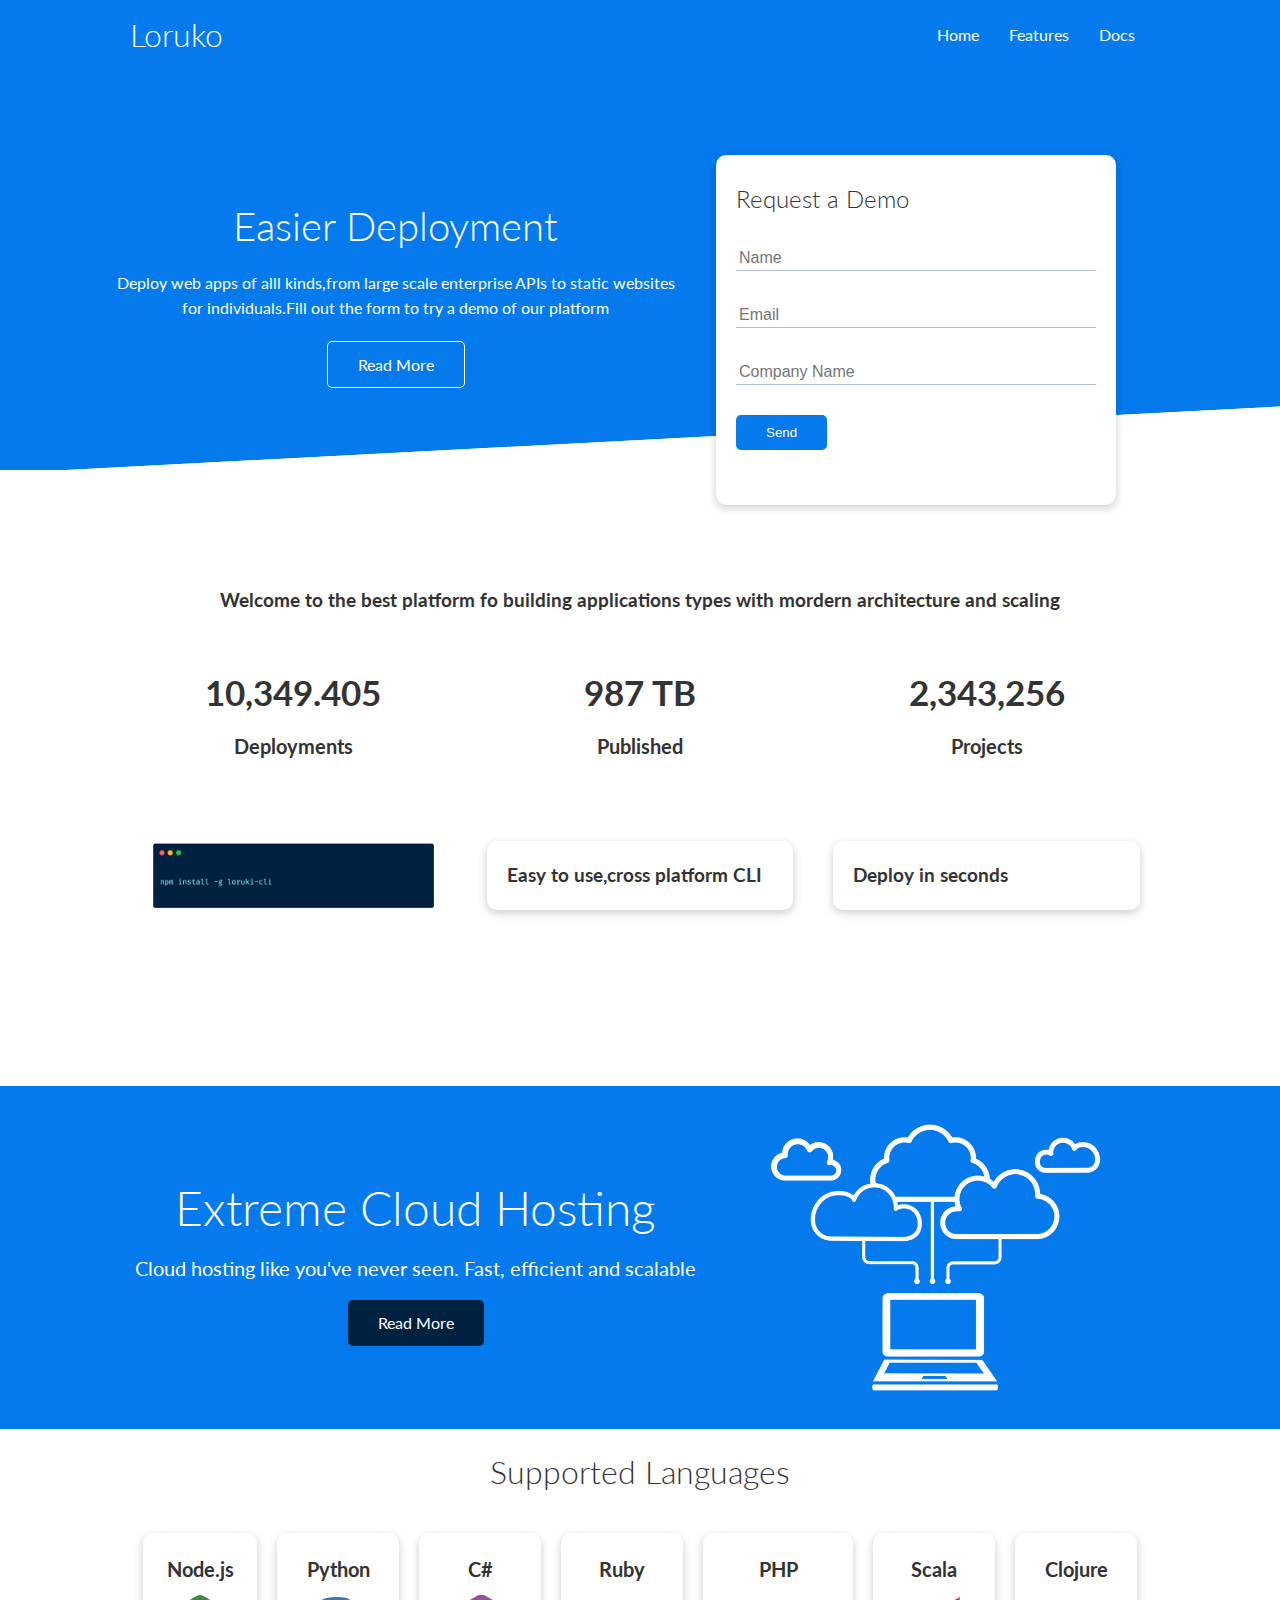
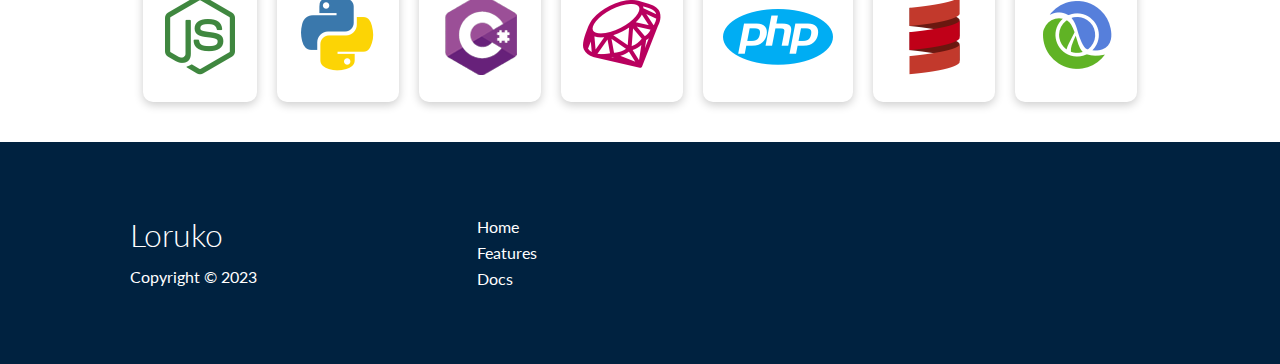
<file: index.html>
<!DOCTYPE html>
<html lang="en">
<head>
    <meta charset="UTF-8">
    <meta http-equiv="X-UA-Compatible" content="IE=edge">
    <meta name="viewport" content="width=device-width, initial-scale=1.0">
    <link rel="stylesheet" href="https://cdnjs.cloudflare.com/ajax/libs/font-awesome/6.4.0/css/all.min.css" integrity="sha512-iecdLmaskl7CVkqkXNQ/ZH/XLlvWZOJyj7Yy7tcenmpD1ypASozpmT/E0iPtmFIB46ZmdtAc9eNBvH0H/ZpiBw==" crossorigin="anonymous" referrerpolicy="no-referrer" />
    <link rel="stylesheet" href="css/style.css">
    <link rel="stylesheet" href="css/utilities.css">
    <title>First Responsive website</title>
</head>
<body>
    <!-- Nav bar -->
    <div class="navbar">
        <div class="container flex">
        <h1 class="logo">Loruko</h1>
        <nav>
            <ul>
                <li><a href="index.html">Home</a></li>
                <li><a href="features.html">Features</a></li>
                <li><a href="docs.html">Docs</a></li>
            </ul>
        </nav>
        </div>
    </div>
<section class="showcase">
    <div class="container grid">
        <div class="showcase-text">
            <h1>Easier Deployment</h1>
            <p>
                Deploy web apps of alll kinds,from large scale enterprise APIs to static websites for individuals.Fill out the form to try a demo of our platform
            </p>
            <a href="features.html" class="btn btn-outline">Read More</a>
        </div>
        <div class="showcase-form card">
            <h2>Request a Demo</h2>
            <form>
                <div class="form-control">
                    <input type="text" name="name" placeholder="Name">
                </div>
                <div class="form-control">
                    <input type="email" name="email" placeholder="Email">
                </div>
                <div class="form-control">
                    <input type="text" name="company-name" placeholder="Company Name">
                </div>
                <div class="form-control">
                    <input type="submit" value="Send" class="btn btn-primary">
                </div>
            </form>
        </div>
    </div>
</section>
<!-- Starts -->
<section class="stats">
    <div class="container">
        <h3 class="starts-heading text-center my-1">
            Welcome to the best platform fo building applications types with mordern architecture and scaling
        </h3>
        <div class="grid grid-3 text-center my-4">
            <div>
                <i class="fas fa-server fa-3x"></i>
                <h3>10,349.405</h3>
                <p class="text-seconddary">Deployments</p>
            </div>
            <div>
                <div>
                    <i class="fas fa-upload fa-3x"></i>
                    <h3>987 TB</h3>
                    <p class="text-seconddary">Published</p>
                </div>
            </div>
            <div>
                <div>
                    <i class="fas fa-project-diagram fa-3x"></i>
                    <h3>2,343,256</h3>
                    <p class="text-seconddary">Projects</p>
                </div>
            </div>
        </div>
    </div>
</section>
<!-- CLi -->
<section class="cli">
    <div class="container grid">
        <img src="images/cli.png" alt="">
        <div class="card">
            <h3>Easy to use,cross platform CLI</h3>
        </div>
        <div class="card">
            <h3>Deploy in seconds</h3>
        </div>
    </div>
</section>
<!-- Cloud -->
<section class="cloud bg-primary my-2 py-2">
    <div class="container grid">
        <div class="text-center">
            <h2 class="lg">Extreme Cloud Hosting</h2>
            <p class="lead my-1">Cloud hosting like you've never seen.
                Fast, efficient and scalable
            </p>
            <a href="features.html" class="btn btn-dark">Read More</a>
        </div>
        <img src="images/cloud.png" alt="">
    </div>
</section>
<section class="language">
    <h2 class="md text-center my-2">
        Supported Languages
    </h2>
    <div class="container flex">
        <div class="card">
            <h4>Node.js</h4>
            <img src="images/logos/node.png" alt="">
        </div>
        <div class="card">
            <h4>Python</h4>
            <img src="images/logos/python.png" alt="">
        </div>
        <div class="card">
            <h4>C#</h4>
            <img src="images/logos/csharp.png" alt="">
        </div>
        <div class="card">
            <h4>Ruby</h4>
            <img src="images/logos/ruby.png" alt="">
        </div>
        <div class="card">
            <h4>PHP</h4>
            <img src="images/logos/php.png" alt="">
        </div>
        <div class="card">
            <h4>Scala</h4>
            <img src="images/logos/scala.png" alt="">
        </div>
        <div class="card">
            <h4>Clojure</h4>
            <img src="images/logos/clojure.png" alt="">
        </div>
    </div>
</section>
<footer class="footer bg-dark py-5">
    <div class="container grid grid-3">
        <div>
            <h1>Loruko</h1>
            <p>Copyright &copy; 2023</p>
        </div>
        <nav>
            <ul>
                <li><a href="index.html">Home</a></li>
                <li><a href="features.html">Features</a></li>
                <li><a href="docs.html">Docs</a></li>
            </ul>
        </nav>
        <div class="social">
            <a href="#"><i class="fab fa-github fa-2x"></i></a>
            <a href="#"><i class="fab fa-facebook fa-2x"></i></a>
            <a href="#"><i class="fab fa-instagram fa-2x"></i></a>
            <a href="#"><i class="fab fa-twitter fa-2x"></i></a>

        </div>
    </div>
</footer>

</body>
</html>
</file>
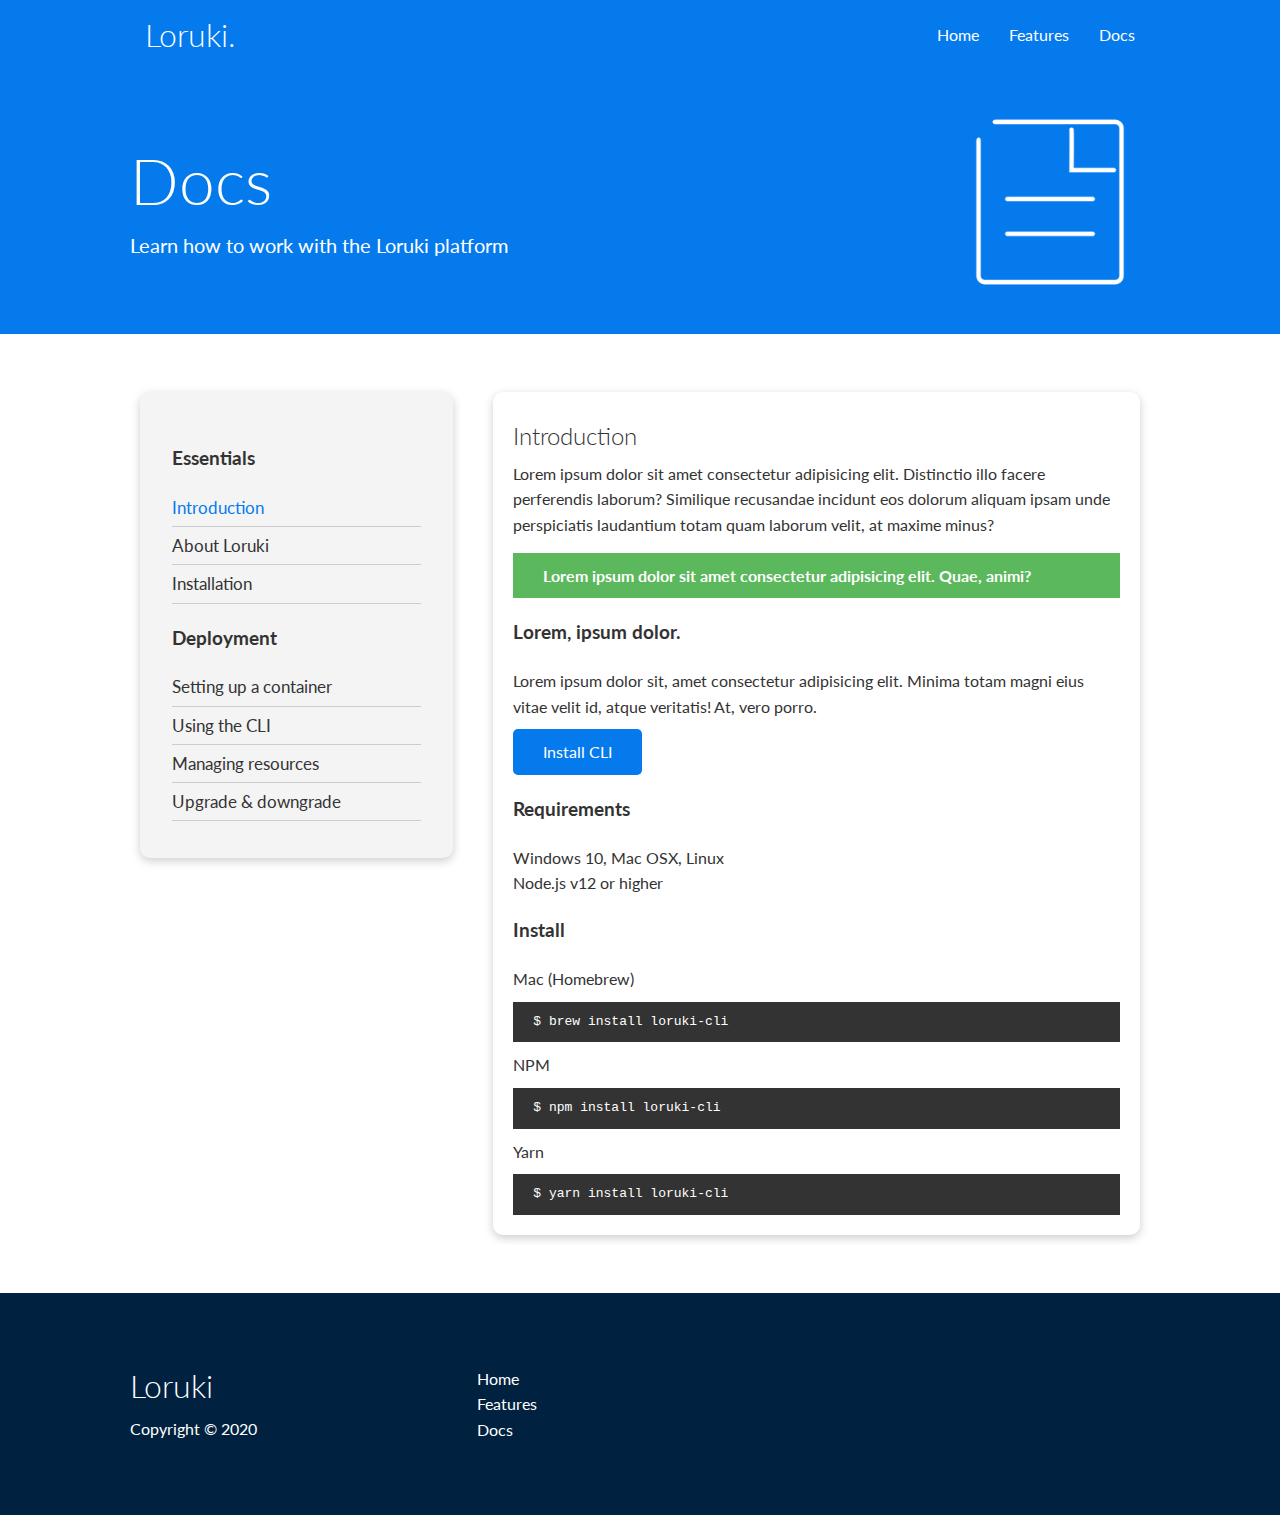
<file: docs.html>
<!DOCTYPE html>
<html lang="en">
<head>
    <meta charset="UTF-8">
    <meta name="viewport" content="width=device-width, initial-scale=1.0">
    <link rel="stylesheet" href="https://cdnjs.cloudflare.com/ajax/libs/font-awesome/5.15.1/css/all.min.css" integrity="sha512-+4zCK9k+qNFUR5X+cKL9EIR+ZOhtIloNl9GIKS57V1MyNsYpYcUrUeQc9vNfzsWfV28IaLL3i96P9sdNyeRssA==" crossorigin="anonymous" />
    <link rel="stylesheet" href="css/utilities.css">
    <link rel="stylesheet" href="css/style.css">
    <title>Loruki | Cloud Hosting For Everyone</title>
</head>
<body>
    <!-- Navbar -->
    <div class="navbar">
        <div class="container flex">
             <h1 class="logo"><a href="index.html">Loruki.</a></h1>
            <nav>
                <ul>
                    <li><a href="index.html">Home</a></li>
                    <li><a href="features.html">Features</a></li>
                    <li><a href="docs.html">Docs</a></li>
                </ul>
            </nav>
        </div>
    </div>

    <!-- Head -->
    <section class="docs-head bg-primary py-3">
        <div class="container grid">
            <div>
                <h1 class="xl">Docs</h1>
                <p class="lead">
                    Learn how to work with the Loruki platform
                </p>
            </div>
            <img src="images/docs.png" alt="">
        </div>
    </section>

    <!-- Docs main -->
    <section class="docs-main my-4">
        <div class="container grid">
            <div class="card bg-light p-3">
                <h3 class="my-2">Essentials</h3>
                <nav>
                    <ul>
                        <li><a class="text-primary" href="#">Introduction</a></li>
                        <li><a href="#">About Loruki</a></li>
                        <li><a href="#">Installation</a></li>
                    </ul>
                </nav>

                <h3 class="my-2">Deployment</h3>
                <nav>
                    <ul>
                        <li><a href="#">Setting up a container</a></li>
							<li><a href="#">Using the CLI</a></li>
							<li><a href="#">Managing resources</a></li>
							<li><a href="#">Upgrade & downgrade</a></li>
                    </ul>
                </nav>
            </div>
            <div class="card">
                <h2>Introduction</h2>
                <p>Lorem ipsum dolor sit amet consectetur adipisicing elit. Distinctio illo facere perferendis laborum? Similique recusandae incidunt eos dolorum aliquam ipsam unde perspiciatis laudantium totam quam laborum velit, at maxime minus?</p>

                <div class="alert alert-success">
                    <i class="fas fa-info"></i> Lorem ipsum dolor sit amet consectetur adipisicing elit. Quae, animi?
                </div>

                <h3>Lorem, ipsum dolor.</h3>
                <p>Lorem ipsum dolor sit, amet consectetur adipisicing elit. Minima totam magni eius vitae velit id, atque veritatis! At, vero porro.</p>
                <a href="#" class="btn btn-primary">Install CLI</a>

                <h3>Requirements</h3>
                <ul>
                    <li>Windows 10, Mac OSX, Linux</li>
                    <li>Node.js v12 or higher</li>
                </ul>

                <h3>Install</h3>
                <p>Mac (Homebrew)</p>
                <pre><code>$ brew install loruki-cli</code></pre>
                <p>NPM</p>
                <pre><code>$ npm install loruki-cli</code></pre>
                <p>Yarn</p>
                <pre><code>$ yarn install loruki-cli</code></pre>

            </div>
        </div>
    </section>
    
    <!-- Footer -->
    <footer class="footer bg-dark py-5">
        <div class="container grid grid-3">
            <div>
                <h1>Loruki
                </h1>
                <p>Copyright &copy; 2020</p>
            </div>
            <nav>
                <ul>
                    <li><a href="index.html">Home</a></li>
                    <li><a href="features.html">Features</a></li>
                    <li><a href="docs.html">Docs</a></li>
                </ul>
            </nav>
            <div class="social">
                <a href="#"><i class="fab fa-github fa-2x"></i></a>
                <a href="#"><i class="fab fa-facebook fa-2x"></i></a>
                <a href="#"><i class="fab fa-instagram fa-2x"></i></a>
                <a href="#"><i class="fab fa-twitter fa-2x"></i></a>
            </div>
        </div>
    </footer>
</body>
</html>
</file>
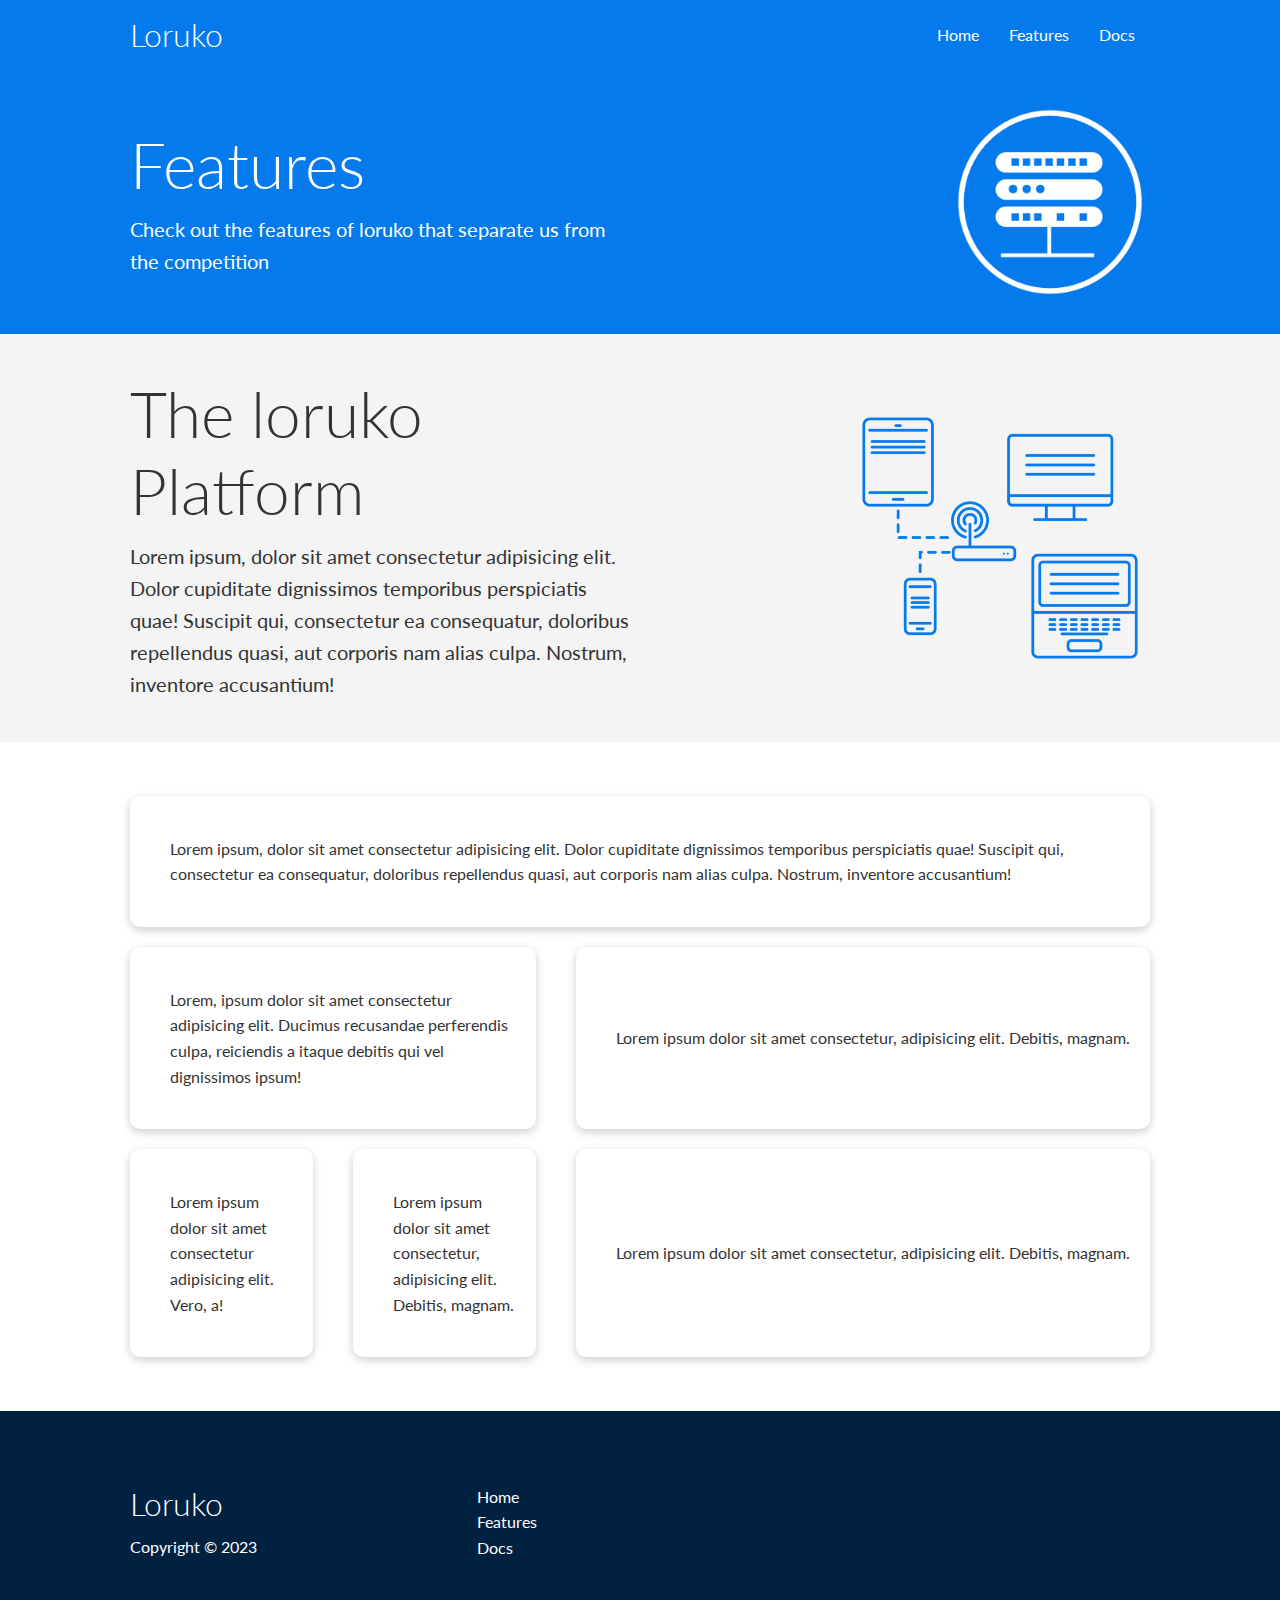
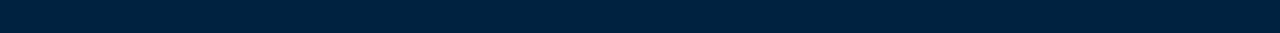
<file: features.html>
<!DOCTYPE html>
<html lang="en">
<head>
    <meta charset="UTF-8">
    <meta http-equiv="X-UA-Compatible" content="IE=edge">
    <meta name="viewport" content="width=device-width, initial-scale=1.0">
    <link rel="stylesheet" href="https://cdnjs.cloudflare.com/ajax/libs/font-awesome/6.4.0/css/all.min.css" integrity="sha512-iecdLmaskl7CVkqkXNQ/ZH/XLlvWZOJyj7Yy7tcenmpD1ypASozpmT/E0iPtmFIB46ZmdtAc9eNBvH0H/ZpiBw==" crossorigin="anonymous" referrerpolicy="no-referrer" />
    <link rel="stylesheet" href="css/style.css">
    <link rel="stylesheet" href="css/utilities.css">
    <title>First Responsive website</title>
</head>
<body>
    <!-- Nav bar -->
    <div class="navbar">
        <div class="container flex">
        <h1 class="logo">Loruko</h1>
        <nav>
            <ul>
                <li><a href="index.html">Home</a></li>
                <li><a href="features.html">Features</a></li>
                <li><a href="docs.html">Docs</a></li>
            </ul>
        </nav>
        </div>
    </div>
<!-- features -->
    <section class="features-head bg-primary py-3">
        <div class="container grid">
            <div>
                <h1 class="xl">Features</h1>
                <p class="lead">
                    Check out the features of loruko that separate us from the competition
                </p>
            </div>
            <img src="images/server.png" alt="">
        </div>
    </section>

    <!-- Sub head -->
    <section class="features-sub-head bg-light py-3">
        <div class="container grid">
            <div>
                <h1 class="xl">The loruko Platform</h1>
                <p class="lead">
                    Lorem ipsum, dolor sit amet consectetur adipisicing elit. Dolor cupiditate dignissimos temporibus perspiciatis quae! Suscipit qui, consectetur ea consequatur, doloribus repellendus quasi, aut corporis nam alias culpa. Nostrum, inventore accusantium!
                </p>
            </div>
            <img src="images/server2.png" alt="">
        </div>
    </section>
    
    <section class="features-main my-2">
        <div class="container grid">
            <div class="card flex">
                <i class="fas fa-server fa-3x"></i>
                <p >
                    Lorem ipsum, dolor sit amet consectetur adipisicing elit. Dolor cupiditate dignissimos temporibus perspiciatis quae! Suscipit qui, consectetur ea consequatur, doloribus repellendus quasi, aut corporis nam alias culpa. Nostrum, inventore accusantium!
                </p>
            </div>
            <div class="card flex">
                <i class="fas fa-network-wired fa-3x"></i>
                <p>
                    Lorem, ipsum dolor sit amet consectetur adipisicing elit. Ducimus
                    recusandae perferendis culpa, reiciendis a itaque debitis qui vel
                    dignissimos ipsum!
                </p>
            </div>
            <div class="card flex">
                <i class="fas fa-laptop-code fa-3x"></i>
                <p>
                    Lorem ipsum dolor sit amet consectetur, adipisicing elit. Debitis,
                    magnam.
                </p>
            </div>
            <div class="card flex">
                <i class="fas fa-database fa-3x"></i>
                <p>
                    Lorem ipsum dolor sit amet consectetur adipisicing elit. Vero, a!
                </p>
            </div>
            <div class="card flex">
                <i class="fas fa-power-off fa-3x"></i>
                <p>
                    Lorem ipsum dolor sit amet consectetur, adipisicing elit. Debitis,
                    magnam.
                </p>
            </div>
            <div class="card flex">
                <i class="fas fa-upload fa-3x"></i>
                <p>
                    Lorem ipsum dolor sit amet consectetur, adipisicing elit. Debitis,
                    magnam.
                </p>
            </div>
        </div>
    </section>

<footer class="footer bg-dark py-5">
    <div class="container grid grid-3">
        <div>
            <h1>Loruko</h1>
            <p>Copyright &copy; 2023</p>
        </div>
        <nav>
            <ul>
                <li><a href="index.html">Home</a></li>
                <li><a href="features.html">Features</a></li>
                <li><a href="docs.html">Docs</a></li>
            </ul>
        </nav>
        <div class="social">
            <a href="#"><i class="fab fa-github fa-2x"></i></a>
            <a href="#"><i class="fab fa-facebook fa-2x"></i></a>
            <a href="#"><i class="fab fa-instagram fa-2x"></i></a>
            <a href="#"><i class="fab fa-twitter fa-2x"></i></a>

        </div>
    </div>
</footer>

</body>
</html>
</file>
<file: css/style.css>
@import url('https://fonts.googleapis.com/css2?family=Lato:wght@300&display=swap');

:root{
    --primary-color: #047aed;
    --seconddary-color: #1c3fa8;
    --dark-color: #002240;
    --light-color: #f4f4f4;
    --success-color:#5cb85c;
    --error-color:#d9534f;
}

*{
    box-sizing: border-box;
    padding: 0;
    margin: 0;
}

body{
    font-family: 'Lato' , sans-serif;
    color: #333;
    line-height: 1.6;
}
ul{
    list-style-type: none;
}

a{
    text-decoration: none;
    color:#333;
}

h1, h2{
    font-weight: 300;
    line-height: 1.2;
    margin:10px 0;
}
p{
    margin:10px 0;
}
img{
    width: 100%;
}

code,pre{
    background: #333;
    color:#fff;
    padding:10px;
}
.navbar{
    background-color: var(--primary-color);
    color: white;
    height:70px;
}
.navbar ul{
    display: flex;
}
.navbar a{
    color:white;
    padding: 10px;
    margin: 0 5px;
}
.navbar a:hover{
    border-bottom: 2px white solid;
}


.navbar .flex{
    justify-content: space-between;
}

/* Showcase */
.showcase{
    height:400px;
    background-color: var(--primary-color);
    color: white;
    position: relative;
}
.showcase h1{
    font-size: 40px;
}
.showcase p{
    margin: 20px 0;
}

.showcase .grid{
    overflow: visible   ;
    grid-template-columns: 55% 45%;
    gap:30px;
}
.showcase-text{
    text-align: center;
    margin-top: 40px;
    animation: slideInFromLeft 1s ease-in;
}

.showcase-form{
    position: relative;
    top:60px;
    height: 350px;
    width:400px;
    padding:40px;
    z-index: 100;
    animation: slideInFromBottom 1s ease-in;
}
.showcase-form .form-control{
    margin:30px 0;
}

.showcase-form input[type='text'],
.showcase-form input[type='email']
{
    border:0;
    border-bottom: 1px solid #b4becb;
    width: 100%;
    padding:3px;
    font-size: 16px;
}
.showcase-form input:focus{
    outline: none;
}
.showcase::before,
.showcase::after{
    content: '';
    position: absolute;
    height: 100px;
    bottom: -70px;
    right: 0;
    left: 0;
    background: #fff;
    transform: skewY(-3deg);
    -webkit-transform: skewY(-3deg);
    -moz-transform: skewY(-3deg);
    -ms-transform: skewY(-3deg);
}

/* Stats */
.stats{
    padding-top: 100px;
}
.stats-heading{
    max-width: 500px;
    margin: auto;
}

.stats .grid h3{
    font-size: 35px;
}
.stats .grid p{
    font-size: 20px;
    font-weight: bold;
}

/* Cli */
.cli .grid{
    grid-template-columns: repeat(3, 1fr);
    grid-template-rows: repeat(2, 1fr);
}
.cli .grid > *:first-child {
    grid-column: 1 ;
    grid-row: 1 ;
}

/* cloud  */
.cloud .grid{
    grid-template-columns: 4fr 3fr;
}

/* Language */

.language .flex{
    flex-wrap: wrap;
}
.language .card{
    text-align: center;
    margin: 18px 10px 40px;
    transition: transform 0.2 ease-in;
}
.language .card h4{
    font-size: 20px;
    margin-bottom: 10px;
}
.language .card:hover{
    transform: translateY(-15px);
}

/* Features */
.features-head img,
.docs-head img
{
    width: 200px;
    justify-self: flex-end;
}
.features-sub-head img
{
    width: 300px;
    justify-self: flex-end;
}

.features-main .card >i{
    margin-right: 20px;
}

.features-main .grid{
    padding:30px;
}
.features-main .grid > *:first-child{
    grid-column: 1/span3;
}
.features-main .grid > *:nth-child(2){
    grid-column: 1/ span 2;
}

/* Docs */
.docs-main h3{
    margin:20px 0;
}
.docs-main .grid{
    grid-template-columns: 1fr 2fr;
    align-items: flex-start;
}
.docs-main nav li{
    font-size: 17px;
    padding-bottom: 5px;
    margin-bottom: 5px;
    border-bottom: 1px #ccc solid;
}
.docs-main a:hover{
    font-weight: bold;
}


/* footer */
.footer .social a{
    margin: 0 10px;
}

/* Responsive  */

/* Animation */
@keyframes slideInFromLeft{
    0%{
        transform: translateX(-100%);
    }
    100%{
        transform: translateX(0);
    }
}
@keyframes slideInFromRight{
    0%{
        transform: translateX(100%);
    }
    100%{
        transform: translateX(0);
    }
}
@keyframes slideInFromTop{
    0%{
        transform: translateY(-100%);
    }
    100%{
        transform: translateX(0);
    }
}
@keyframes slideInFromBottom{
    0%{
        transform: translateY(100%);
    }
    100%{
        transform: translateX(0);
    }
}
/* Tablets and under */
@media (max-width:768px){
    .grid,
    .showcase .grid,
    .stats .grid,
    .cli .grid,
    .cloud .grid,
    .fratures-main, .grid
    {
        grid-template-columns: 1fr;
        grid-template-rows: 1fr;
    }
    .showcase{
        height: auto;
    }
    .showcase-text{
        text-align: center;
        margin-top: 40px;
    }
    .showcase-form{
        justify-self: center;
        margin: auto;
    }
    .features-head,
    .features-sub-head,
    .docs-head{
        text-align: center;
    }
    .features-head img,
    .features-sub-head img,
    .docs-head img{
        justify-self: center;
    }
    .features-main .grid > *:first-child,
    .features-main .grid > *:nth-child(2){
        grid-template-columns: 1;
    }
}


/* mobile */
@media (max-width:500px){
    .navbar{
        height: 110px;
    }

    .navbar .flex{
        flex-direction: column;
    }

    .navbar ul{
        padding: 10px;
        background-color: rgba(0,0,0,0.1);
    }
}
</file>
<file: css/utilities.css>
.container {
    max-width: 1100px;
    margin: 0 auto;
    overflow: auto;
    padding: 0 40px;
  }
  
  .card {
    background-color: #fff;
    color: #333;
    border-radius: 10px;
    box-shadow: 0 3px 10px rgba(0, 0, 0, 0.2);
    padding: 20px;
    margin: 10px;
  }
  
  .btn {
    display: inline-block;
    padding: 10px 30px;
    cursor: pointer;
    background: var(--primary-color);
    color: #fff;
    border: none;
    border-radius: 5px;
  }
  
  .btn-outline {
    background-color: transparent;
    border: 1px #fff solid;
  }
  
  .btn:hover {
    transform: scale(0.98);
  }
  
  /* Backgrounds & colored buttons */
  .bg-primary,
  .btn-primary {
    background-color: var(--primary-color);
    color: #fff;
  }
  
  .bg-secondary,
  .btn-secondary {
    background-color: var(--secondary-color);
    color: #fff;
  }
  
  .bg-dark,
  .btn-dark {
    background-color: var(--dark-color);
    color: #fff;
  }
  
  .bg-light,
  .btn-light {
    background-color: var(--light-color);
    color: #333;
  }
  
  .bg-primary a,
  .btn-primary a,
  .bg-secondary a,
  .btn-secondary a,
  .bg-dark a,
  .btn-dark a {
    color: #fff;
  }
  
  /* Text colors */
  .text-primary {
    color: var(--primary-color);
  }
  
  .text-secondary {
    color: var(--secondary-color);
  }
  
  .text-dark {
    color: var(--dark-color);
  }
  
  .text-light {
    color: var(--light-color);
  }
  
  /* Text sizes */
  .lead {
    font-size: 20px;
  }
  
  .sm {
    font-size: 1rem;
  }
  
  .md {
    font-size: 2rem;
  }
  
  .lg {
    font-size: 3rem;
  }
  
  .xl {
    font-size: 4rem;
  }
  
  .text-center {
    text-align: center;
  }
  
  /* Alert */
  .alert {
    background-color: var(--light-color);
    padding: 10px 20px;
    font-weight: bold;
    margin: 15px 0;
  }
  
  .alert i {
    margin-right: 10px;
  }
  
  .alert-success {
    background-color: var(--success-color);
    color: #fff;
  }
  
  .alert-error {
    background-color: var(--error-color);
    color: #fff;
  }
  
  .flex {
    display: flex;
    justify-content: center;
    align-items: center;
    height: 100%;
  }
  
  .grid {
    display: grid;
    grid-template-columns: repeat(2, 1fr);
    gap: 20px;
    justify-content: center;
    align-items: center;
    height: 100%;
  }
  
  .grid-3 {
    grid-template-columns: repeat(3, 1fr);
  }
  
  /* Margin */
  .my-1 {
    margin: 1rem 0;
  }
  
  .my-2 {
    margin: 1.5rem 0;
  }
  
  .my-3 {
    margin: 2rem 0;
  }
  
  .my-4 {
    margin: 3rem 0;
  }
  
  .my-5 {
    margin: 4rem 0;
  }
  
  .m-1 {
    margin: 1rem;
  }
  
  .m-2 {
    margin: 1.5rem;
  }
  
  .m-3 {
    margin: 2rem;
  }
  
  .m-4 {
    margin: 3rem;
  }
  
  .m-5 {
    margin: 4rem;
  }
  
  /* Padding */
  .py-1 {
    padding: 1rem 0;
  }
  
  .py-2 {
    padding: 1.5rem 0;
  }
  
  .py-3 {
    padding: 2rem 0;
  }
  
  .py-4 {
    padding: 3rem 0;
  }
  
  .py-5 {
    padding: 4rem 0;
  }
  
  .p-1 {
    padding: 1rem;
  }
  
  .p-2 {
    padding: 1.5rem;
  }
  
  .p-3 {
    padding: 2rem;
  }
  
  .p-4 {
    padding: 3rem;
  }
  
  .p-5 {
    padding: 4rem;
  }
</file>
